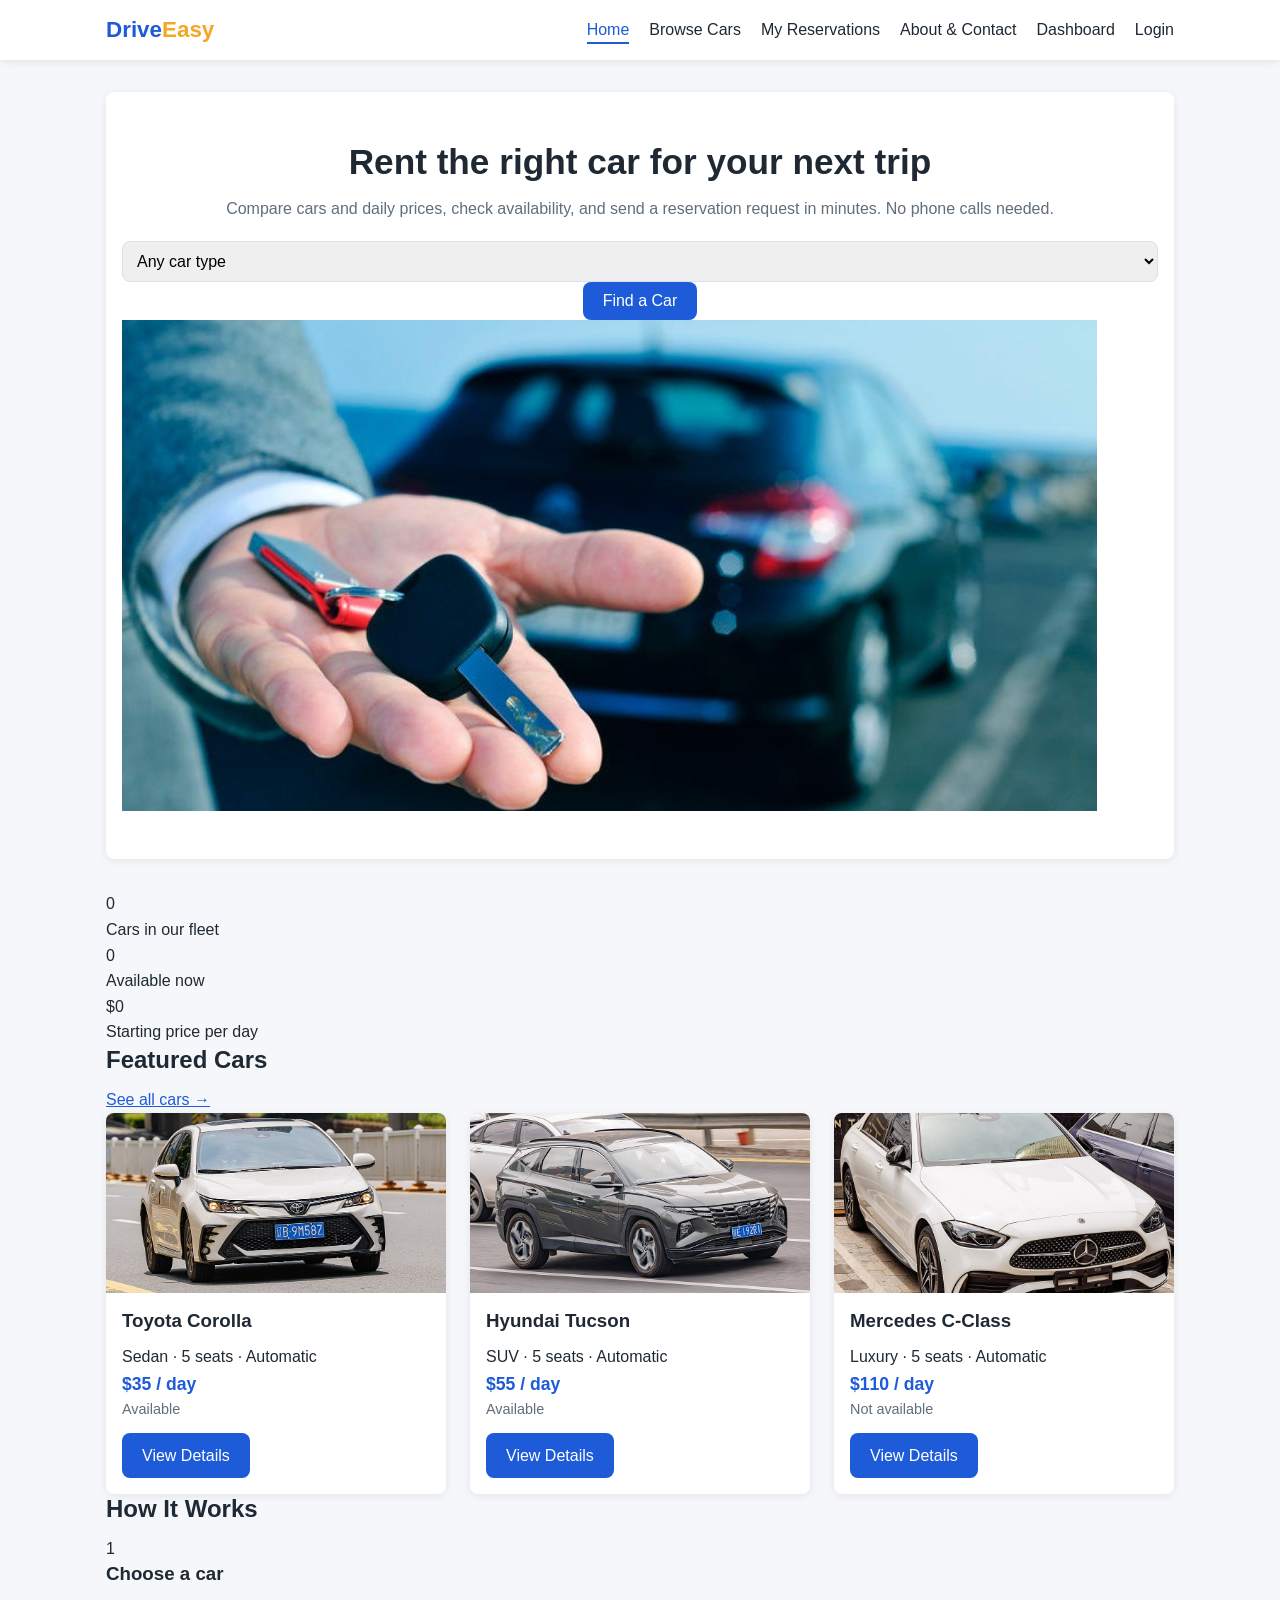
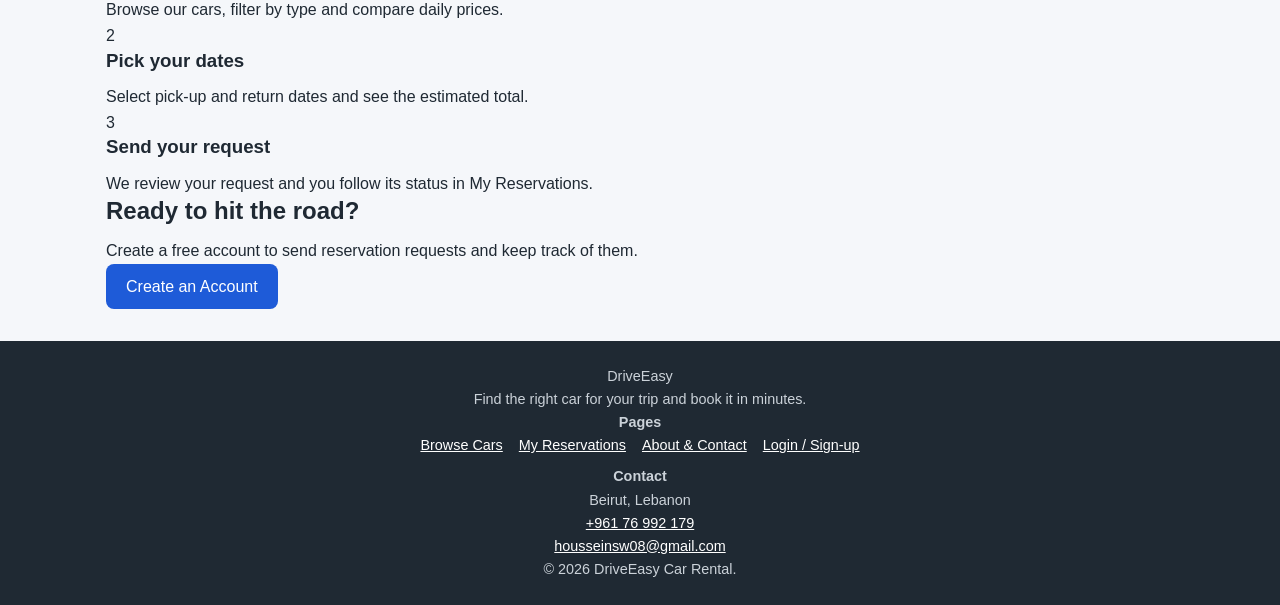
<file: index.html>
<!DOCTYPE html>
<html lang="en">
<head>
  <meta charset="UTF-8">
  <meta name="viewport" content="width=device-width, initial-scale=1.0">
  <title>Home | DriveEasy Car Rental</title>
  <link rel="stylesheet" href="css/style.css">
  <link rel="stylesheet" href="css/home.css">
</head>
<body>
  <header class="navbar">
    <nav class="nav-container">
      <a href="index.html" class="logo">Drive<span>Easy</span></a>
      <button class="menu-toggle" aria-label="Open menu">&#9776;</button>
      <ul class="nav-links">
        <li><a href="index.html">Home</a></li>
        <li><a href="cars.html">Browse Cars</a></li>
        <li><a href="my-reservations.html">My Reservations</a></li>
        <li><a href="about.html">About &amp; Contact</a></li>
        <li><a href="dashboard.html" id="nav-dashboard">Dashboard</a></li>
        <li><a href="login.html" id="nav-login">Login</a></li>
      </ul>
    </nav>
  </header>

  <main>
    <section class="hero">
      <div class="hero-text">
        <h1>Rent the right car for your next trip</h1>
        <p>Compare cars and daily prices, check availability, and send a reservation request in minutes. No phone calls needed.</p>
        <form id="quick-search" class="quick-search">
          <select id="quick-type" aria-label="Car type">
            <option value="">Any car type</option>
            <option value="Sedan">Sedan</option>
            <option value="SUV">SUV</option>
            <option value="Hatchback">Hatchback</option>
            <option value="Luxury">Luxury</option>
            <option value="Van">Van</option>
          </select>
          <button type="submit" class="btn btn-accent">Find a Car</button>
        </form>
      </div>
      <img src="images/hero-keys.jpg" alt="A hand holding car keys in front of a car" class="hero-image">
    </section>

    <section class="stats">
      <div class="stat"><span id="stat-cars">0</span><p>Cars in our fleet</p></div>
      <div class="stat"><span id="stat-available">0</span><p>Available now</p></div>
      <div class="stat"><span id="stat-price">$0</span><p>Starting price per day</p></div>
    </section>

    <section class="section">
      <div class="section-header">
        <h2>Featured Cars</h2>
        <a href="cars.html">See all cars &rarr;</a>
      </div>
      <div id="featured-cars" class="grid"></div>
    </section>

    <section class="section">
      <h2 class="center">How It Works</h2>
      <div class="steps">
        <div class="step">
          <span class="step-number">1</span>
          <h3>Choose a car</h3>
          <p>Browse our cars, filter by type and compare daily prices.</p>
        </div>
        <div class="step">
          <span class="step-number">2</span>
          <h3>Pick your dates</h3>
          <p>Select pick-up and return dates and see the estimated total.</p>
        </div>
        <div class="step">
          <span class="step-number">3</span>
          <h3>Send your request</h3>
          <p>We review your request and you follow its status in My Reservations.</p>
        </div>
      </div>
    </section>

    <section class="cta">
      <h2>Ready to hit the road?</h2>
      <p>Create a free account to send reservation requests and keep track of them.</p>
      <a href="login.html" class="btn btn-accent">Create an Account</a>
    </section>
  </main>

  <footer class="footer">
    <div class="footer-container">
      <div>
        <p class="footer-logo">Drive<span>Easy</span></p>
        <p>Find the right car for your trip and book it in minutes.</p>
      </div>
      <div>
        <h4>Pages</h4>
        <ul class="footer-links">
          <li><a href="cars.html">Browse Cars</a></li>
          <li><a href="my-reservations.html">My Reservations</a></li>
          <li><a href="about.html">About &amp; Contact</a></li>
          <li><a href="login.html">Login / Sign-up</a></li>
        </ul>
      </div>
      <div>
        <h4>Contact</h4>
        <p>Beirut, Lebanon</p>
        <p><a href="tel:+96176992179">+961 76 992 179</a></p>
        <p><a href="mailto:housseinsw08@gmail.com">housseinsw08@gmail.com</a></p>
      </div>
    </div>
    <p class="footer-bottom">&copy; <span id="year"></span> DriveEasy Car Rental.</p>
  </footer>

  <script src="js/data.js"></script>
  <script src="js/main.js"></script>
  <script src="js/home.js"></script>
</body>
</html>
</file>
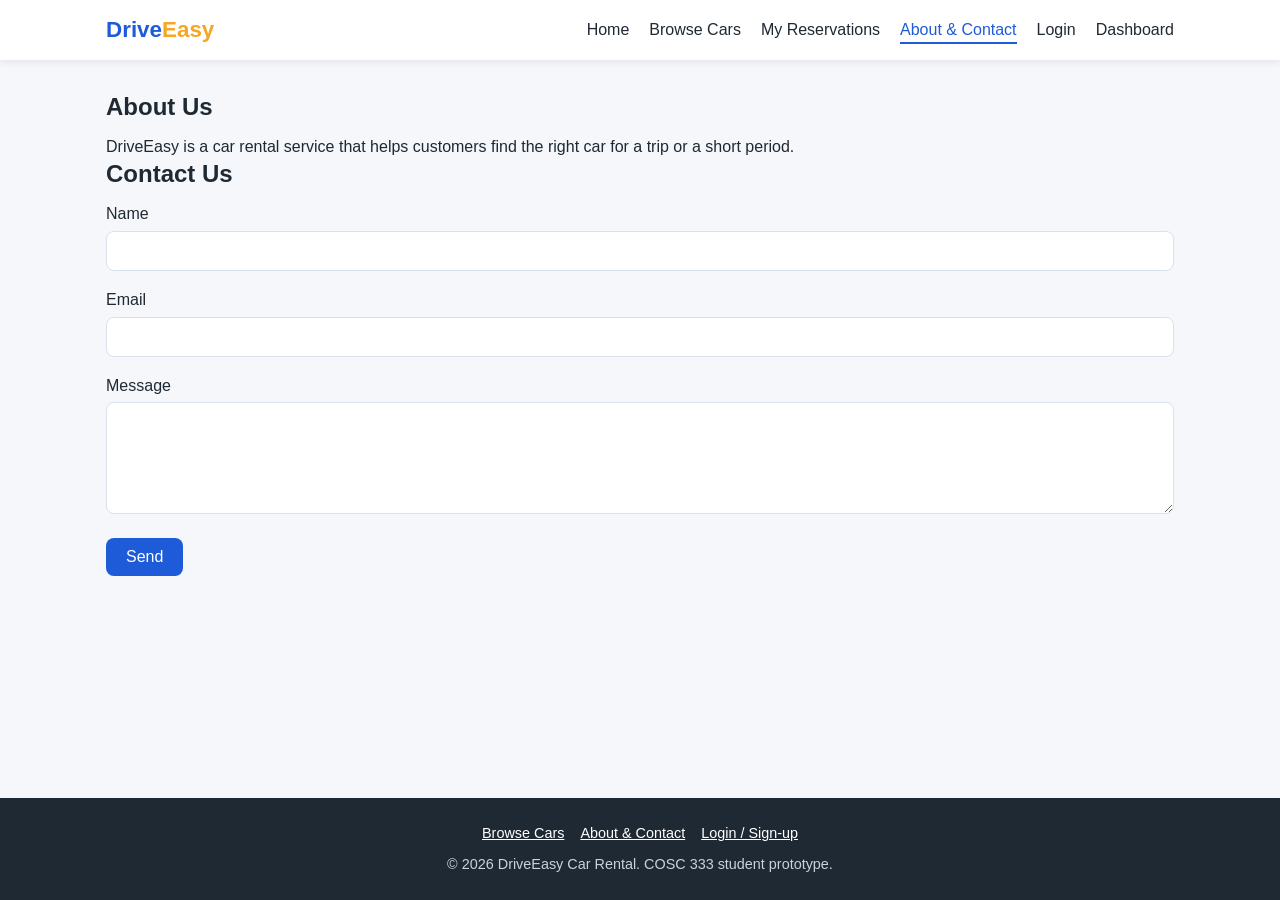
<file: about.html>
<!DOCTYPE html>
<html lang="en">
<head>
  <meta charset="UTF-8">
  <meta name="viewport" content="width=device-width, initial-scale=1.0">
  <title>About &amp; Contact | DriveEasy Car Rental</title>
  <link rel="stylesheet" href="css/style.css">
  <link rel="stylesheet" href="css/about.css">
</head>
<body>
  <header class="navbar">
    <nav class="nav-container">
      <a href="index.html" class="logo">Drive<span>Easy</span></a>
      <button class="menu-toggle" aria-label="Open menu" aria-expanded="false">&#9776;</button>
      <ul class="nav-links">
        <li><a href="index.html">Home</a></li>
        <li><a href="cars.html">Browse Cars</a></li>
        <li><a href="my-reservations.html">My Reservations</a></li>
        <li><a href="about.html">About &amp; Contact</a></li>
        <li><a href="login.html">Login</a></li>
        <li><a href="dashboard.html">Dashboard</a></li>
      </ul>
    </nav>
  </header>

  <main>
    <section class="about">
      <h1>About Us</h1>
      <p>DriveEasy is a car rental service that helps customers find the right car for a trip or a short period.</p>
      <!-- TODO: more about the service, location, opening hours -->
    </section>

    <section class="contact">
      <h2>Contact Us</h2>
      <form id="contact-form" novalidate>
        <div class="form-group">
          <label for="contact-name">Name</label>
          <input type="text" id="contact-name" required>
        </div>
        <div class="form-group">
          <label for="contact-email">Email</label>
          <input type="email" id="contact-email" required>
        </div>
        <div class="form-group">
          <label for="contact-message">Message</label>
          <textarea id="contact-message" rows="5" required></textarea>
        </div>
        <button type="submit" class="btn">Send</button>
      </form>
    </section>
  </main>

  <footer class="footer">
    <ul class="footer-links">
      <li><a href="cars.html">Browse Cars</a></li>
      <li><a href="about.html">About &amp; Contact</a></li>
      <li><a href="login.html">Login / Sign-up</a></li>
    </ul>
    <p>&copy; <span id="year"></span> DriveEasy Car Rental. COSC 333 student prototype.</p>
  </footer>

  <script src="js/main.js"></script>
  <script src="js/about.js"></script>
</body>
</html>
</file>
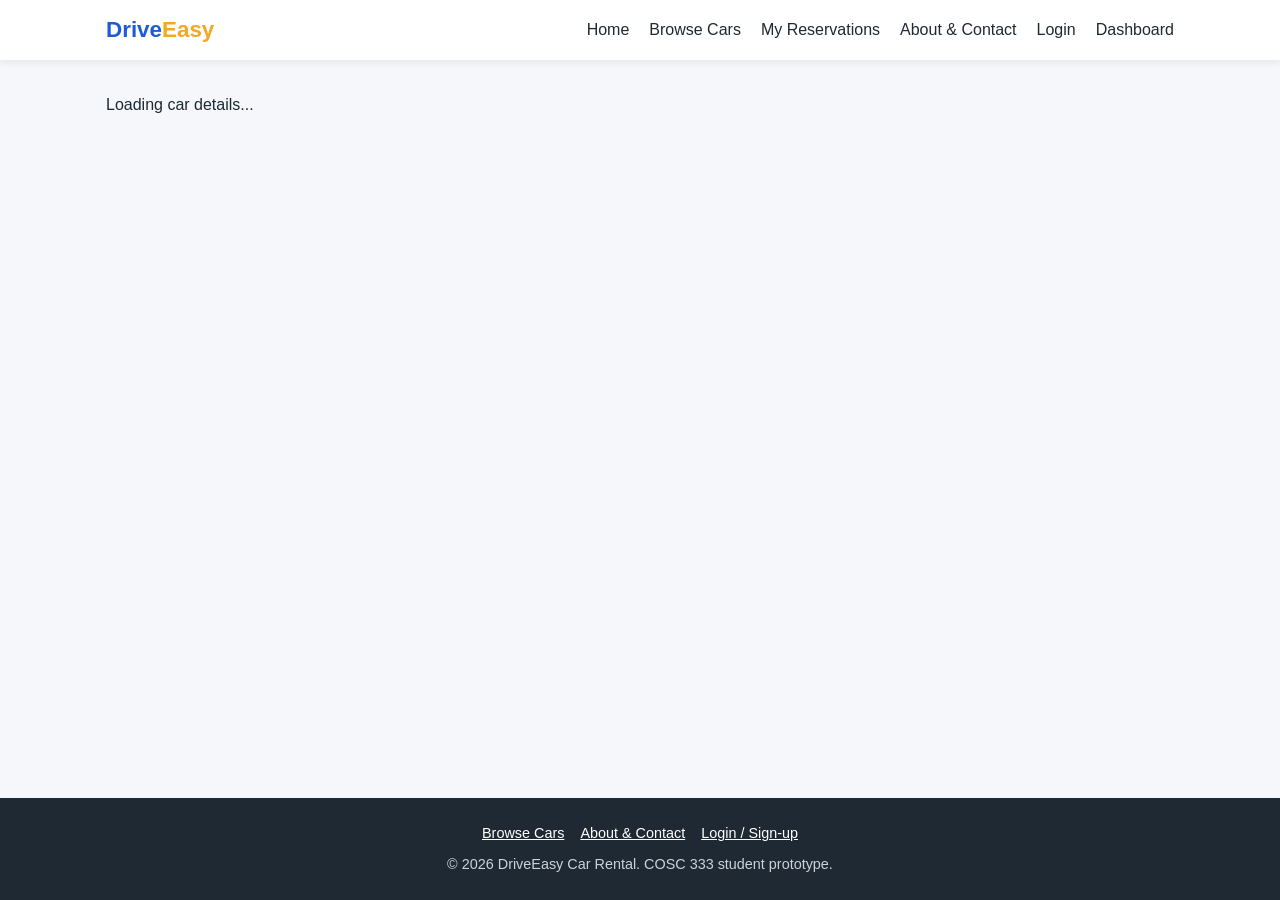
<file: car-details.html>
<!DOCTYPE html>
<html lang="en">
<head>
  <meta charset="UTF-8">
  <meta name="viewport" content="width=device-width, initial-scale=1.0">
  <title>Car Details | DriveEasy Car Rental</title>
  <link rel="stylesheet" href="css/style.css">
  <link rel="stylesheet" href="css/car-details.css">
</head>
<body>
  <header class="navbar">
    <nav class="nav-container">
      <a href="index.html" class="logo">Drive<span>Easy</span></a>
      <button class="menu-toggle" aria-label="Open menu" aria-expanded="false">&#9776;</button>
      <ul class="nav-links">
        <li><a href="index.html">Home</a></li>
        <li><a href="cars.html">Browse Cars</a></li>
        <li><a href="my-reservations.html">My Reservations</a></li>
        <li><a href="about.html">About &amp; Contact</a></li>
        <li><a href="login.html">Login</a></li>
        <li><a href="dashboard.html">Dashboard</a></li>
      </ul>
    </nav>
  </header>

  <main>
    <!-- Opened as car-details.html?id=3. js/car-details.js fills this in. -->
    <section id="car-details">
      <p>Loading car details...</p>
    </section>

    <!-- TODO: image, specifications table, daily rate, availability, "Reserve" button -->
  </main>

  <footer class="footer">
    <ul class="footer-links">
      <li><a href="cars.html">Browse Cars</a></li>
      <li><a href="about.html">About &amp; Contact</a></li>
      <li><a href="login.html">Login / Sign-up</a></li>
    </ul>
    <p>&copy; <span id="year"></span> DriveEasy Car Rental. COSC 333 student prototype.</p>
  </footer>

  <script src="js/data.js"></script>
  <script src="js/main.js"></script>
  <script src="js/car-details.js"></script>
</body>
</html>
</file>
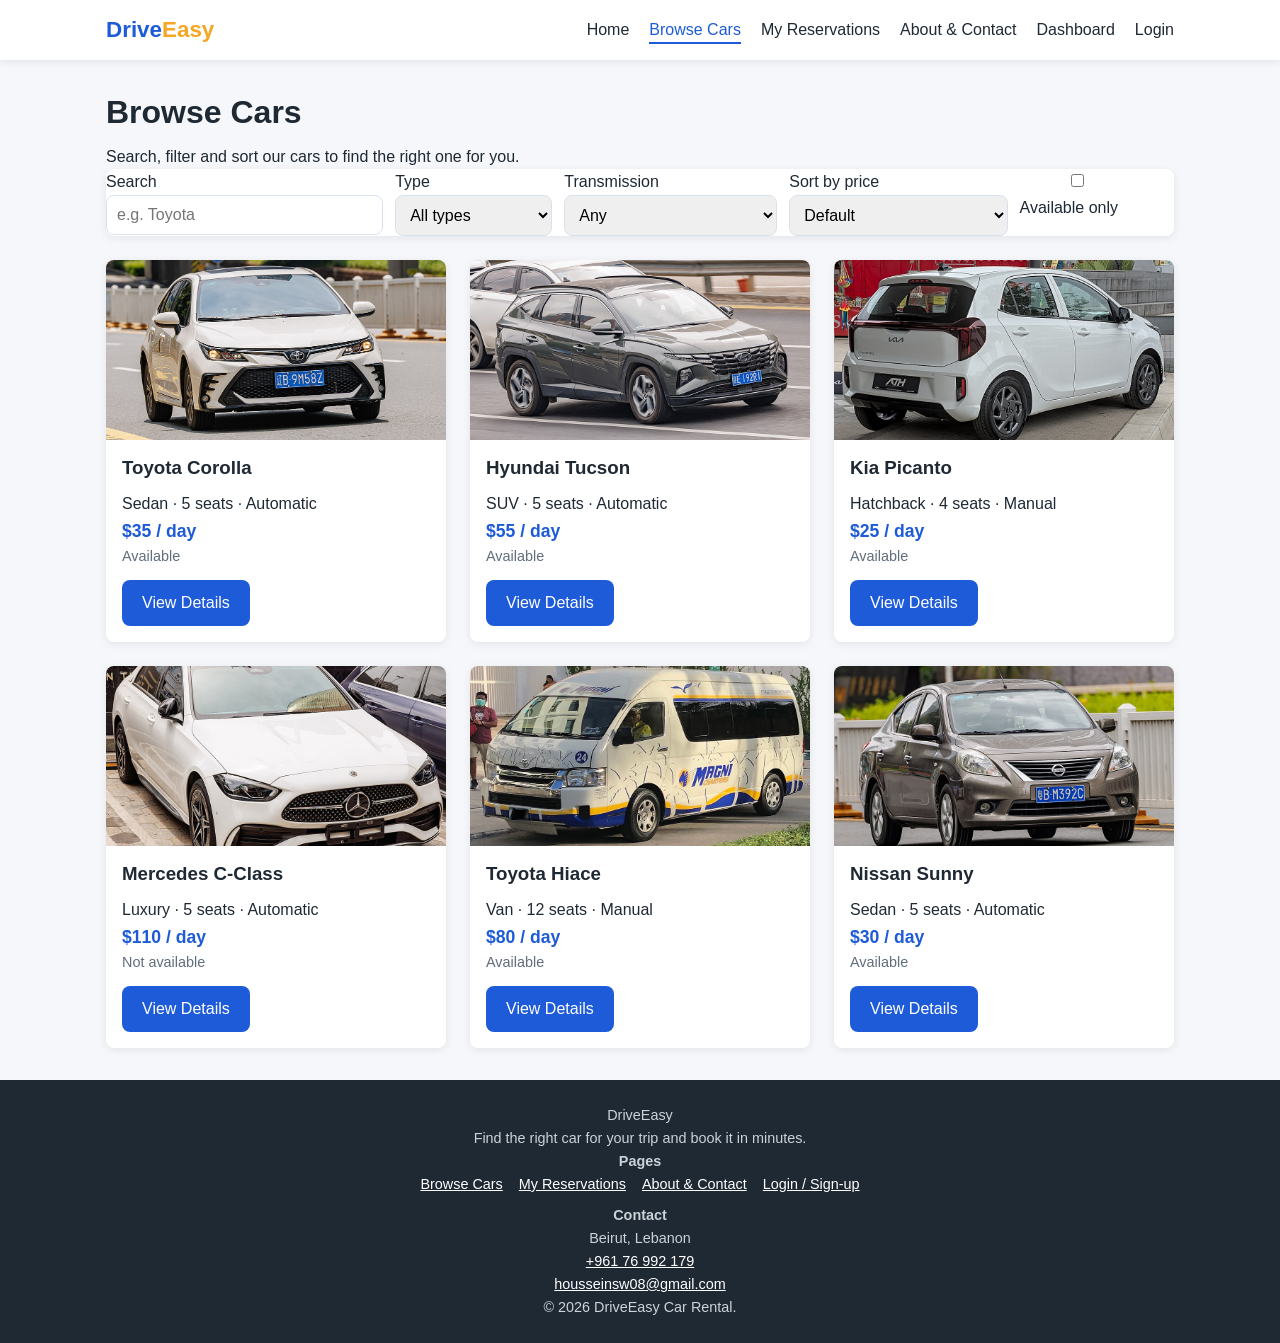
<file: cars.html>
<!DOCTYPE html>
<html lang="en">
<head>
  <meta charset="UTF-8">
  <meta name="viewport" content="width=device-width, initial-scale=1.0">
  <title>Browse Cars | DriveEasy Car Rental</title>
  <link rel="stylesheet" href="css/style.css">
  <link rel="stylesheet" href="css/cars.css">
</head>
<body>
  <header class="navbar">
    <nav class="nav-container">
      <a href="index.html" class="logo">Drive<span>Easy</span></a>
      <button class="menu-toggle" aria-label="Open menu">&#9776;</button>
      <ul class="nav-links">
        <li><a href="index.html">Home</a></li>
        <li><a href="cars.html">Browse Cars</a></li>
        <li><a href="my-reservations.html">My Reservations</a></li>
        <li><a href="about.html">About &amp; Contact</a></li>
        <li><a href="dashboard.html" id="nav-dashboard">Dashboard</a></li>
        <li><a href="login.html" id="nav-login">Login</a></li>
      </ul>
    </nav>
  </header>

  <main>
    <h1>Browse Cars</h1>
    <p class="subtitle">Search, filter and sort our cars to find the right one for you.</p>

    <section class="filters card">
      <div class="filter">
        <label for="search">Search</label>
        <input type="text" id="search" placeholder="e.g. Toyota">
      </div>
      <div class="filter">
        <label for="type-filter">Type</label>
        <select id="type-filter">
          <option value="">All types</option>
          <option value="Sedan">Sedan</option>
          <option value="SUV">SUV</option>
          <option value="Hatchback">Hatchback</option>
          <option value="Luxury">Luxury</option>
          <option value="Van">Van</option>
        </select>
      </div>
      <div class="filter">
        <label for="transmission-filter">Transmission</label>
        <select id="transmission-filter">
          <option value="">Any</option>
          <option value="Automatic">Automatic</option>
          <option value="Manual">Manual</option>
        </select>
      </div>
      <div class="filter">
        <label for="sort">Sort by price</label>
        <select id="sort">
          <option value="">Default</option>
          <option value="low">Low to high</option>
          <option value="high">High to low</option>
        </select>
      </div>
      <div class="filter filter-check">
        <input type="checkbox" id="available-only">
        <label for="available-only">Available only</label>
      </div>
    </section>

    <p id="result-count" class="result-count"></p>
    <div id="car-list" class="grid"></div>
  </main>

  <footer class="footer">
    <div class="footer-container">
      <div>
        <p class="footer-logo">Drive<span>Easy</span></p>
        <p>Find the right car for your trip and book it in minutes.</p>
      </div>
      <div>
        <h4>Pages</h4>
        <ul class="footer-links">
          <li><a href="cars.html">Browse Cars</a></li>
          <li><a href="my-reservations.html">My Reservations</a></li>
          <li><a href="about.html">About &amp; Contact</a></li>
          <li><a href="login.html">Login / Sign-up</a></li>
        </ul>
      </div>
      <div>
        <h4>Contact</h4>
        <p>Beirut, Lebanon</p>
        <p><a href="tel:+96176992179">+961 76 992 179</a></p>
        <p><a href="mailto:housseinsw08@gmail.com">housseinsw08@gmail.com</a></p>
      </div>
    </div>
    <p class="footer-bottom">&copy; <span id="year"></span> DriveEasy Car Rental.</p>
  </footer>

  <script src="js/data.js"></script>
  <script src="js/main.js"></script>
  <script src="js/cars.js"></script>
</body>
</html>
</file>
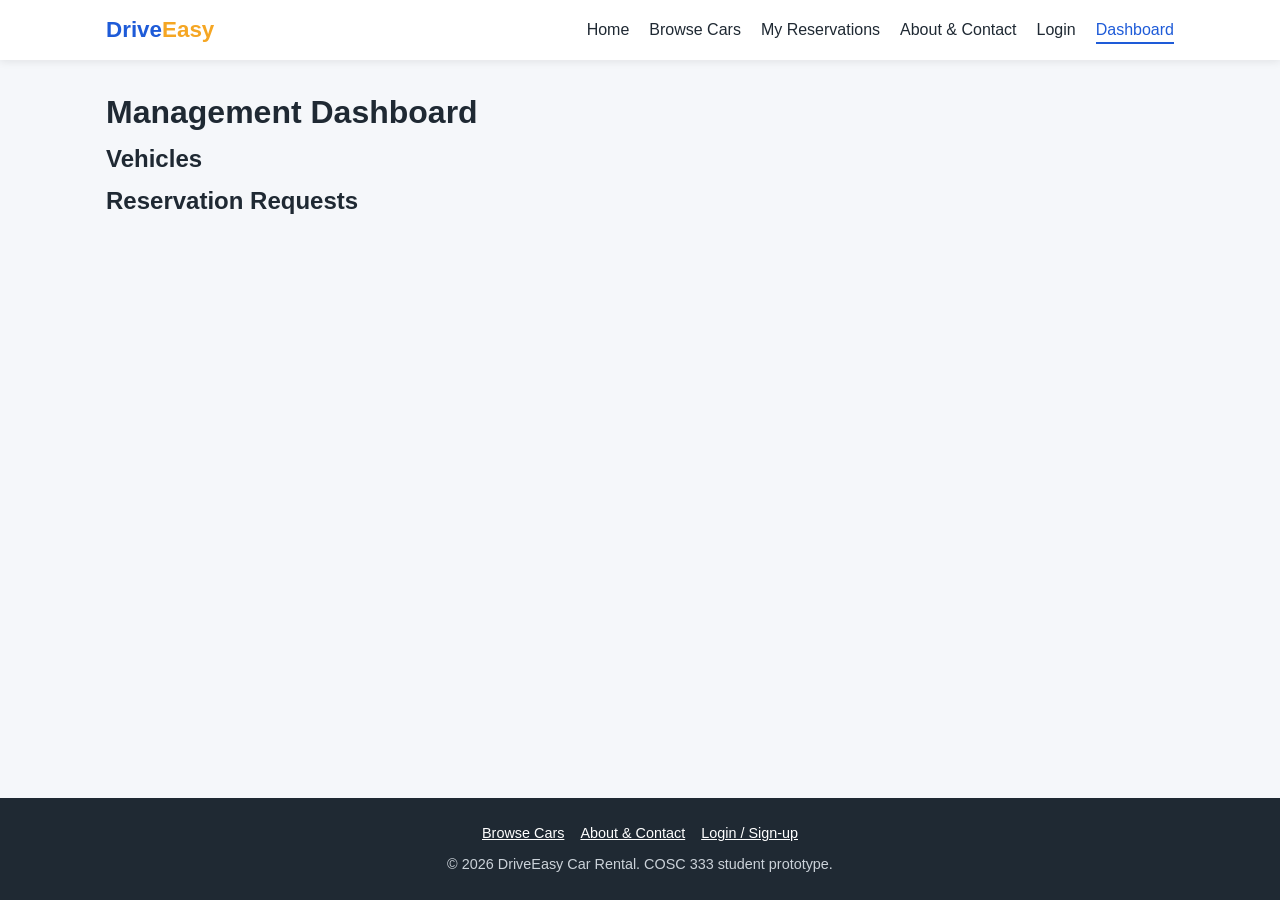
<file: dashboard.html>
<!DOCTYPE html>
<html lang="en">
<head>
  <meta charset="UTF-8">
  <meta name="viewport" content="width=device-width, initial-scale=1.0">
  <title>Management Dashboard | DriveEasy Car Rental</title>
  <link rel="stylesheet" href="css/style.css">
  <link rel="stylesheet" href="css/dashboard.css">
</head>
<body>
  <header class="navbar">
    <nav class="nav-container">
      <a href="index.html" class="logo">Drive<span>Easy</span></a>
      <button class="menu-toggle" aria-label="Open menu" aria-expanded="false">&#9776;</button>
      <ul class="nav-links">
        <li><a href="index.html">Home</a></li>
        <li><a href="cars.html">Browse Cars</a></li>
        <li><a href="my-reservations.html">My Reservations</a></li>
        <li><a href="about.html">About &amp; Contact</a></li>
        <li><a href="login.html">Login</a></li>
        <li><a href="dashboard.html">Dashboard</a></li>
      </ul>
    </nav>
  </header>

  <main>
    <h1>Management Dashboard</h1>

    <section class="dashboard-section">
      <h2>Vehicles</h2>
      <!-- TODO: form to add / edit a car, table of cars with availability toggle -->
      <div id="vehicle-table"></div>
    </section>

    <section class="dashboard-section">
      <h2>Reservation Requests</h2>
      <!-- TODO: table of reservations with Approve / Reject buttons -->
      <div id="request-table"></div>
    </section>
  </main>

  <footer class="footer">
    <ul class="footer-links">
      <li><a href="cars.html">Browse Cars</a></li>
      <li><a href="about.html">About &amp; Contact</a></li>
      <li><a href="login.html">Login / Sign-up</a></li>
    </ul>
    <p>&copy; <span id="year"></span> DriveEasy Car Rental. COSC 333 student prototype.</p>
  </footer>

  <script src="js/data.js"></script>
  <script src="js/main.js"></script>
  <script src="js/dashboard.js"></script>
</body>
</html>
</file>
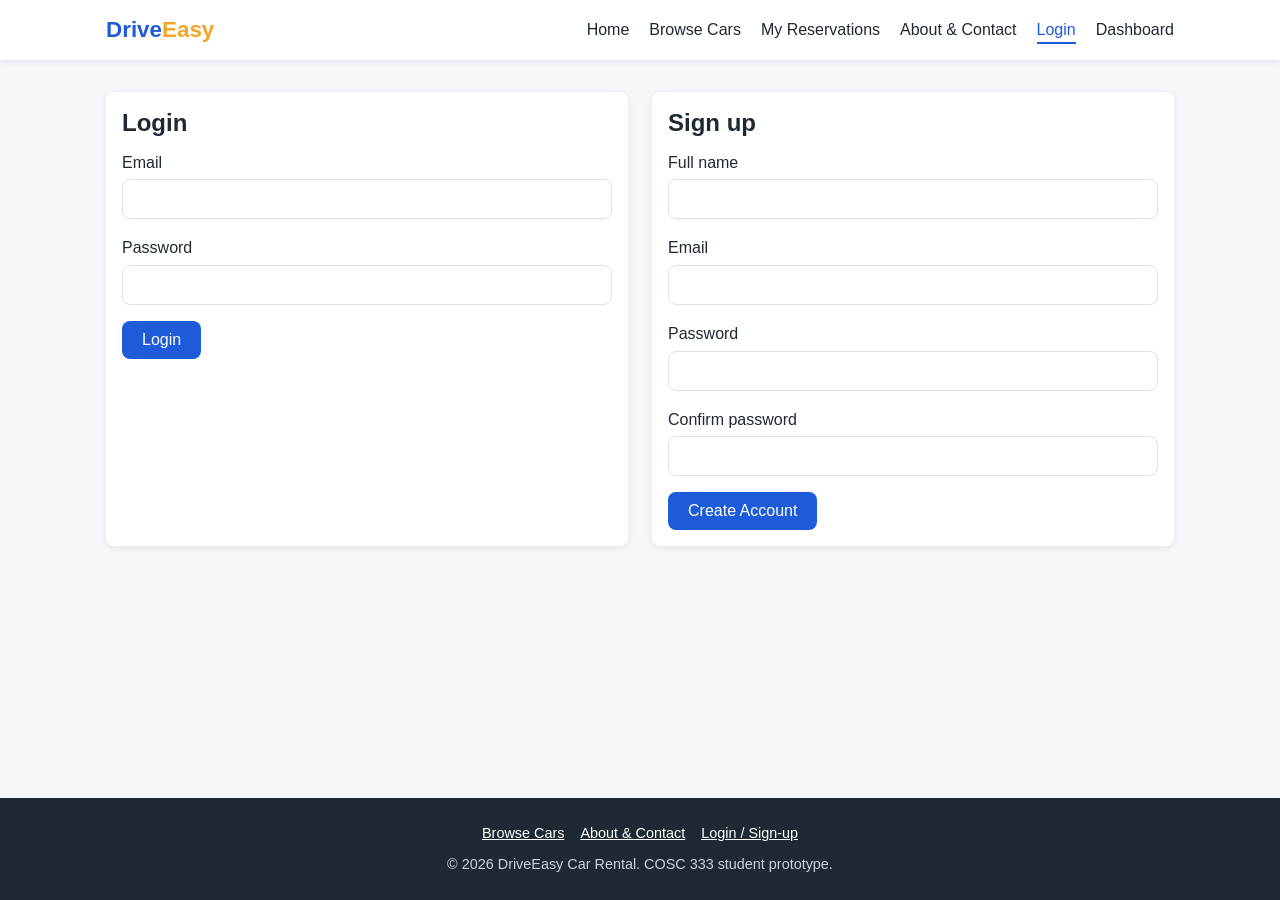
<file: login.html>
<!DOCTYPE html>
<html lang="en">
<head>
  <meta charset="UTF-8">
  <meta name="viewport" content="width=device-width, initial-scale=1.0">
  <title>Login / Sign-up | DriveEasy Car Rental</title>
  <link rel="stylesheet" href="css/style.css">
  <link rel="stylesheet" href="css/login.css">
</head>
<body>
  <header class="navbar">
    <nav class="nav-container">
      <a href="index.html" class="logo">Drive<span>Easy</span></a>
      <button class="menu-toggle" aria-label="Open menu" aria-expanded="false">&#9776;</button>
      <ul class="nav-links">
        <li><a href="index.html">Home</a></li>
        <li><a href="cars.html">Browse Cars</a></li>
        <li><a href="my-reservations.html">My Reservations</a></li>
        <li><a href="about.html">About &amp; Contact</a></li>
        <li><a href="login.html">Login</a></li>
        <li><a href="dashboard.html">Dashboard</a></li>
      </ul>
    </nav>
  </header>

  <main>
    <div class="auth-container">
      <section class="card card-body">
        <h2>Login</h2>
        <form id="login-form" novalidate>
          <div class="form-group">
            <label for="login-email">Email</label>
            <input type="email" id="login-email" required>
          </div>
          <div class="form-group">
            <label for="login-password">Password</label>
            <input type="password" id="login-password" required>
          </div>
          <button type="submit" class="btn">Login</button>
        </form>
      </section>

      <section class="card card-body">
        <h2>Sign up</h2>
        <form id="signup-form" novalidate>
          <div class="form-group">
            <label for="signup-name">Full name</label>
            <input type="text" id="signup-name" required>
          </div>
          <div class="form-group">
            <label for="signup-email">Email</label>
            <input type="email" id="signup-email" required>
          </div>
          <div class="form-group">
            <label for="signup-password">Password</label>
            <input type="password" id="signup-password" required>
          </div>
          <div class="form-group">
            <label for="signup-confirm">Confirm password</label>
            <input type="password" id="signup-confirm" required>
          </div>
          <button type="submit" class="btn">Create Account</button>
        </form>
      </section>
    </div>
  </main>

  <footer class="footer">
    <ul class="footer-links">
      <li><a href="cars.html">Browse Cars</a></li>
      <li><a href="about.html">About &amp; Contact</a></li>
      <li><a href="login.html">Login / Sign-up</a></li>
    </ul>
    <p>&copy; <span id="year"></span> DriveEasy Car Rental. COSC 333 student prototype.</p>
  </footer>

  <script src="js/data.js"></script>
  <script src="js/main.js"></script>
  <script src="js/login.js"></script>
</body>
</html>
</file>
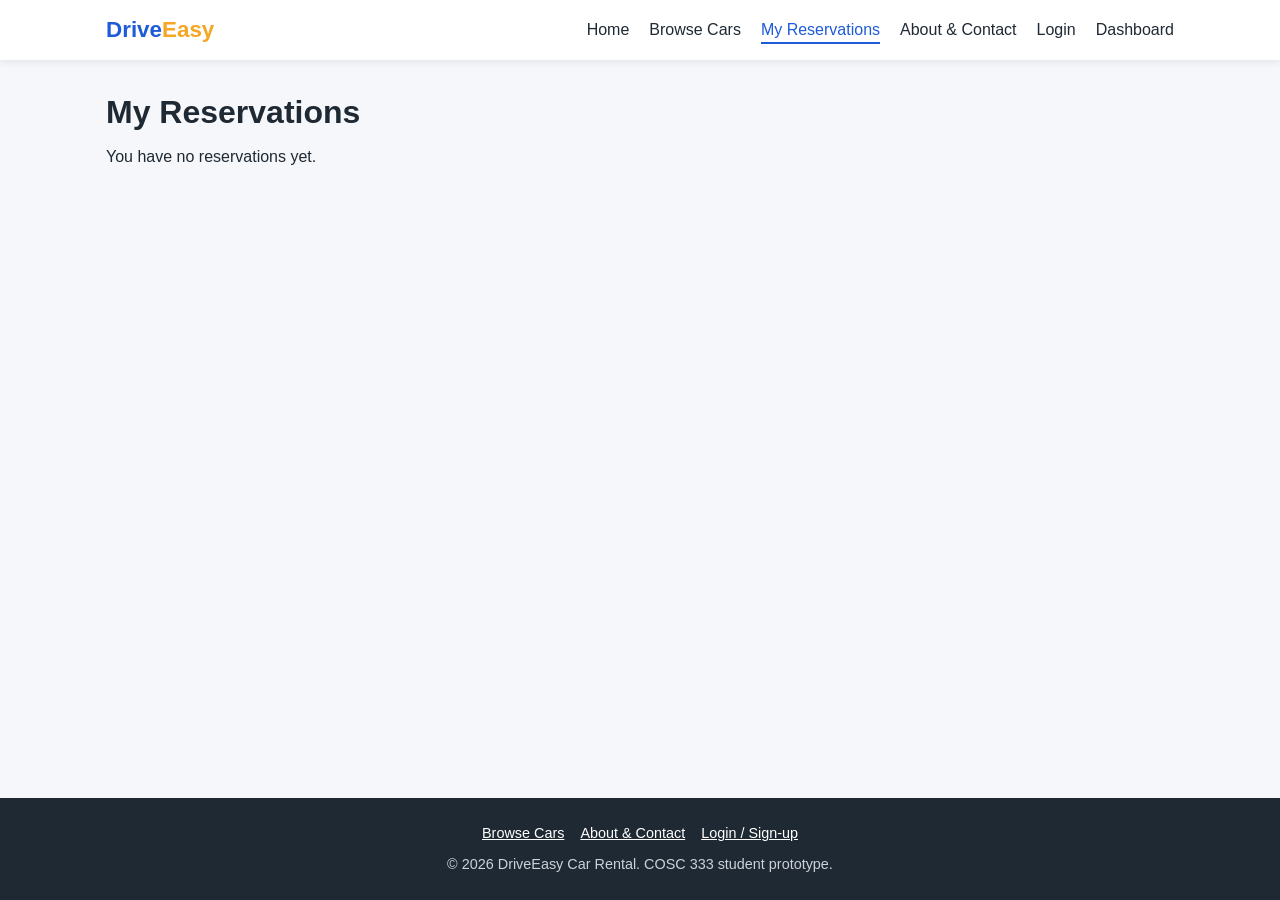
<file: my-reservations.html>
<!DOCTYPE html>
<html lang="en">
<head>
  <meta charset="UTF-8">
  <meta name="viewport" content="width=device-width, initial-scale=1.0">
  <title>My Reservations | DriveEasy Car Rental</title>
  <link rel="stylesheet" href="css/style.css">
  <link rel="stylesheet" href="css/my-reservations.css">
</head>
<body>
  <header class="navbar">
    <nav class="nav-container">
      <a href="index.html" class="logo">Drive<span>Easy</span></a>
      <button class="menu-toggle" aria-label="Open menu" aria-expanded="false">&#9776;</button>
      <ul class="nav-links">
        <li><a href="index.html">Home</a></li>
        <li><a href="cars.html">Browse Cars</a></li>
        <li><a href="my-reservations.html">My Reservations</a></li>
        <li><a href="about.html">About &amp; Contact</a></li>
        <li><a href="login.html">Login</a></li>
        <li><a href="dashboard.html">Dashboard</a></li>
      </ul>
    </nav>
  </header>

  <main>
    <h1>My Reservations</h1>

    <!-- Filled by js/my-reservations.js. Pending requests get a Cancel button. -->
    <div id="reservation-list">
      <p>You have no reservations yet.</p>
    </div>
  </main>

  <footer class="footer">
    <ul class="footer-links">
      <li><a href="cars.html">Browse Cars</a></li>
      <li><a href="about.html">About &amp; Contact</a></li>
      <li><a href="login.html">Login / Sign-up</a></li>
    </ul>
    <p>&copy; <span id="year"></span> DriveEasy Car Rental. COSC 333 student prototype.</p>
  </footer>

  <script src="js/data.js"></script>
  <script src="js/main.js"></script>
  <script src="js/my-reservations.js"></script>
</body>
</html>
</file>
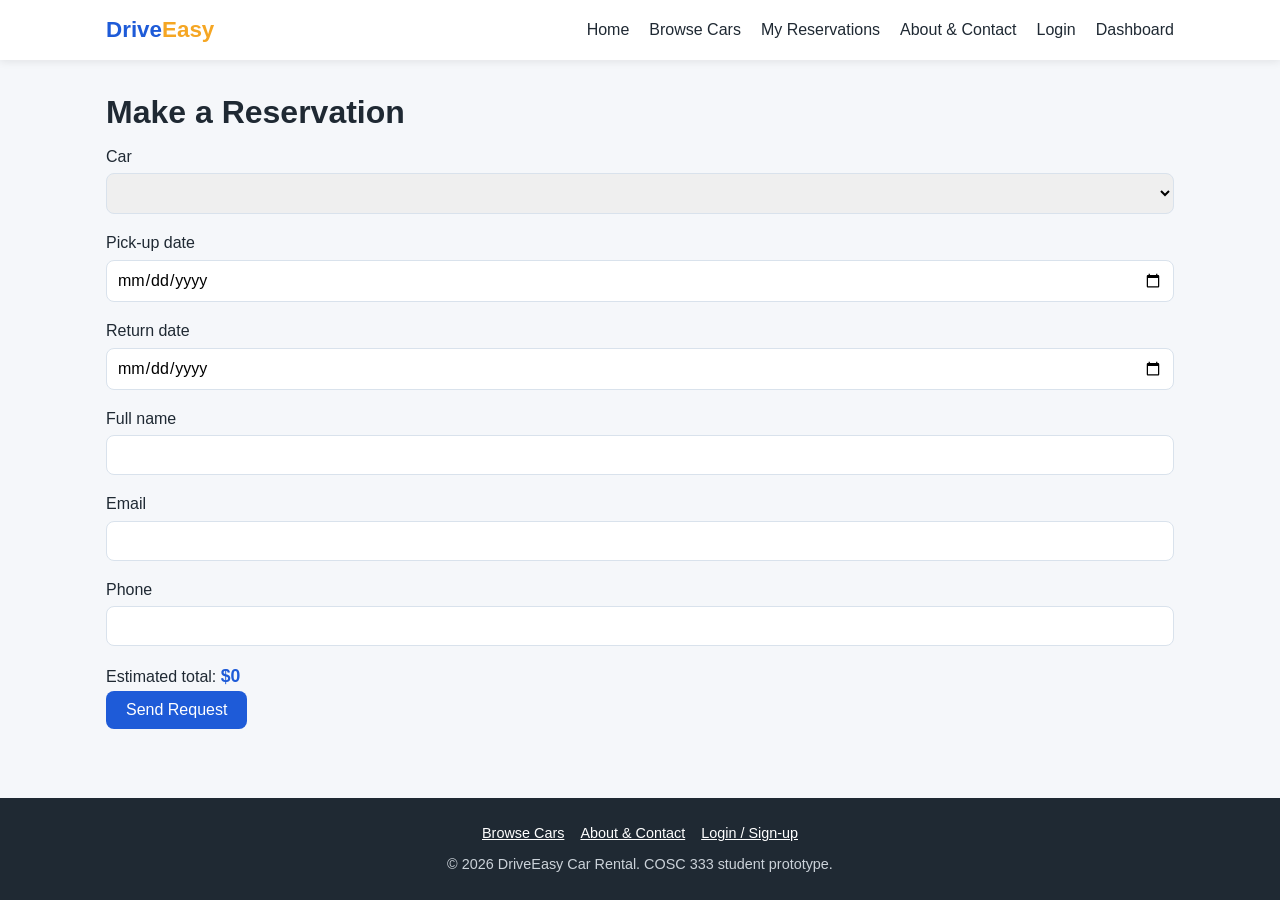
<file: reservation.html>
<!DOCTYPE html>
<html lang="en">
<head>
  <meta charset="UTF-8">
  <meta name="viewport" content="width=device-width, initial-scale=1.0">
  <title>Reservation | DriveEasy Car Rental</title>
  <link rel="stylesheet" href="css/style.css">
  <link rel="stylesheet" href="css/reservation.css">
</head>
<body>
  <header class="navbar">
    <nav class="nav-container">
      <a href="index.html" class="logo">Drive<span>Easy</span></a>
      <button class="menu-toggle" aria-label="Open menu" aria-expanded="false">&#9776;</button>
      <ul class="nav-links">
        <li><a href="index.html">Home</a></li>
        <li><a href="cars.html">Browse Cars</a></li>
        <li><a href="my-reservations.html">My Reservations</a></li>
        <li><a href="about.html">About &amp; Contact</a></li>
        <li><a href="login.html">Login</a></li>
        <li><a href="dashboard.html">Dashboard</a></li>
      </ul>
    </nav>
  </header>

  <main>
    <h1>Make a Reservation</h1>

    <form id="reservation-form" novalidate>
      <div class="form-group">
        <label for="car">Car</label>
        <select id="car" name="car"></select>
      </div>
      <div class="form-group">
        <label for="pickup-date">Pick-up date</label>
        <input type="date" id="pickup-date" name="pickupDate" required>
      </div>
      <div class="form-group">
        <label for="return-date">Return date</label>
        <input type="date" id="return-date" name="returnDate" required>
      </div>
      <div class="form-group">
        <label for="full-name">Full name</label>
        <input type="text" id="full-name" name="fullName" required>
      </div>
      <div class="form-group">
        <label for="email">Email</label>
        <input type="email" id="email" name="email" required>
      </div>
      <div class="form-group">
        <label for="phone">Phone</label>
        <input type="tel" id="phone" name="phone" required>
      </div>

      <p class="estimate">Estimated total: <span id="total" class="price">$0</span></p>
      <button type="submit" class="btn">Send Request</button>
    </form>
  </main>

  <footer class="footer">
    <ul class="footer-links">
      <li><a href="cars.html">Browse Cars</a></li>
      <li><a href="about.html">About &amp; Contact</a></li>
      <li><a href="login.html">Login / Sign-up</a></li>
    </ul>
    <p>&copy; <span id="year"></span> DriveEasy Car Rental. COSC 333 student prototype.</p>
  </footer>

  <script src="js/data.js"></script>
  <script src="js/main.js"></script>
  <script src="js/reservation.js"></script>
</body>
</html>
</file>
<file: css/style.css>
/* ==========================================================
   style.css - shared styles for every page
   (variables, reset, navbar, footer, buttons, forms, cards)
   Page-specific styles go in css/<page>.css
   ========================================================== */

:root {
  --primary: #1e5bd8;
  --primary-dark: #1546a8;
  --accent: #f5a623;
  --text: #1f2933;
  --muted: #616e7c;
  --bg: #f5f7fa;
  --white: #ffffff;
  --border: #d9e2ec;
  --danger: #d64545;
  --success: #2f9e44;
  --radius: 8px;
  --shadow: 0 2px 8px rgba(0, 0, 0, 0.08);
  --max-width: 1100px;
}

* {
  box-sizing: border-box;
  margin: 0;
  padding: 0;
}

body {
  font-family: "Segoe UI", Arial, Helvetica, sans-serif;
  color: var(--text);
  background-color: var(--bg);
  line-height: 1.6;
  display: flex;
  flex-direction: column;
  min-height: 100vh;
}

main {
  flex: 1;
  width: 100%;
  max-width: var(--max-width);
  margin: 0 auto;
  padding: 32px 16px;
}

img {
  max-width: 100%;
  display: block;
}

a {
  color: var(--primary);
}

h1, h2, h3 {
  line-height: 1.25;
  margin-bottom: 12px;
}

/* ---------- Navbar ---------- */
.navbar {
  background-color: var(--white);
  box-shadow: var(--shadow);
  position: sticky;
  top: 0;
  z-index: 10;
}

.nav-container {
  max-width: var(--max-width);
  margin: 0 auto;
  padding: 12px 16px;
  display: flex;
  align-items: center;
  justify-content: space-between;
}

.logo {
  font-size: 1.4rem;
  font-weight: bold;
  color: var(--primary);
  text-decoration: none;
}

.logo span {
  color: var(--accent);
}

.nav-links {
  list-style: none;
  display: flex;
  gap: 20px;
}

.nav-links a {
  text-decoration: none;
  color: var(--text);
  font-weight: 500;
  padding: 4px 0;
}

.nav-links a:hover,
.nav-links a.active {
  color: var(--primary);
  border-bottom: 2px solid var(--primary);
}

.menu-toggle {
  display: none;
  background: none;
  border: none;
  font-size: 1.6rem;
  cursor: pointer;
  color: var(--text);
}

/* ---------- Footer ---------- */
.footer {
  background-color: #1f2933;
  color: #cbd2d9;
  text-align: center;
  padding: 24px 16px;
  font-size: 0.9rem;
}

.footer a {
  color: #ffffff;
}

.footer-links {
  list-style: none;
  display: flex;
  justify-content: center;
  flex-wrap: wrap;
  gap: 16px;
  margin-bottom: 8px;
}

/* ---------- Buttons ---------- */
.btn {
  display: inline-block;
  padding: 10px 20px;
  border: none;
  border-radius: var(--radius);
  background-color: var(--primary);
  color: var(--white);
  font-size: 1rem;
  text-decoration: none;
  cursor: pointer;
}

.btn:hover {
  background-color: var(--primary-dark);
}

.btn-outline {
  background-color: transparent;
  color: var(--primary);
  border: 2px solid var(--primary);
}

.btn-outline:hover {
  background-color: var(--primary);
  color: var(--white);
}

.btn-danger {
  background-color: var(--danger);
}

/* ---------- Forms ---------- */
.form-group {
  margin-bottom: 16px;
}

.form-group label {
  display: block;
  font-weight: 500;
  margin-bottom: 4px;
}

input,
select,
textarea {
  width: 100%;
  padding: 10px;
  border: 1px solid var(--border);
  border-radius: var(--radius);
  font-size: 1rem;
  font-family: inherit;
}

.error-message {
  color: var(--danger);
  font-size: 0.85rem;
  margin-top: 4px;
}

/* ---------- Cards and grid ---------- */
.card {
  background-color: var(--white);
  border-radius: var(--radius);
  box-shadow: var(--shadow);
  overflow: hidden;
}

.card-body {
  padding: 16px;
}

.grid {
  display: grid;
  grid-template-columns: repeat(3, 1fr);
  gap: 24px;
}

.price {
  color: var(--primary);
  font-weight: bold;
  font-size: 1.1rem;
}

/* ---------- Media queries ---------- */
@media (max-width: 900px) {
  .grid {
    grid-template-columns: repeat(2, 1fr);
  }
}

@media (max-width: 768px) {
  .menu-toggle {
    display: block;
  }

  .nav-links {
    display: none;
    position: absolute;
    top: 100%;
    left: 0;
    right: 0;
    flex-direction: column;
    gap: 0;
    background-color: var(--white);
    box-shadow: var(--shadow);
  }

  .nav-links.open {
    display: flex;
  }

  .nav-links a {
    display: block;
    padding: 12px 16px;
  }

  .nav-links a:hover,
  .nav-links a.active {
    border-bottom: none;
    background-color: var(--bg);
  }
}

@media (max-width: 600px) {
  .grid {
    grid-template-columns: 1fr;
  }
}

/* ---------- Car card (Home + Browse Cars) ---------- */
.car-image {
  width: 100%;
  height: 180px;
  object-fit: cover;
  background-color: var(--border);
}

.car-card .status {
  color: var(--muted);
  font-size: 0.9rem;
  margin-bottom: 12px;
}
</file>
<file: css/home.css>
/* home.css - styles only for index.html */

.hero {
  text-align: center;
  padding: 48px 16px;
  margin-bottom: 32px;
  background-color: var(--white);
  border-radius: var(--radius);
  box-shadow: var(--shadow);
}

.hero h1 {
  font-size: 2.2rem;
}

.hero p {
  color: var(--muted);
  margin-bottom: 20px;
}

@media (max-width: 600px) {
  .hero h1 {
    font-size: 1.6rem;
  }
}
</file>
<file: css/about.css>
/* about.css - styles only for about.html */
/* TODO: add styles for this page */
</file>
<file: css/car-details.css>
/* car-details.css - styles only for car-details.html */
/* TODO: add styles for this page */
</file>
<file: css/cars.css>
/* cars.css - styles only for cars.html */

.filters {
  display: flex;
  gap: 12px;
  margin-bottom: 24px;
}

@media (max-width: 600px) {
  .filters {
    flex-direction: column;
  }
}
</file>
<file: css/dashboard.css>
/* dashboard.css - styles only for dashboard.html */
/* TODO: add styles for this page */
</file>
<file: css/login.css>
/* login.css - styles only for login.html */

.auth-container {
  display: grid;
  grid-template-columns: 1fr 1fr;
  gap: 24px;
}

@media (max-width: 768px) {
  .auth-container {
    grid-template-columns: 1fr;
  }
}
/* TODO: add styles for this page */
</file>
<file: css/my-reservations.css>
/* my-reservations.css - styles only for my-reservations.html */
/* TODO: add styles for this page */
</file>
<file: css/reservation.css>
/* reservation.css - styles only for reservation.html */
/* TODO: add styles for this page */
</file>
